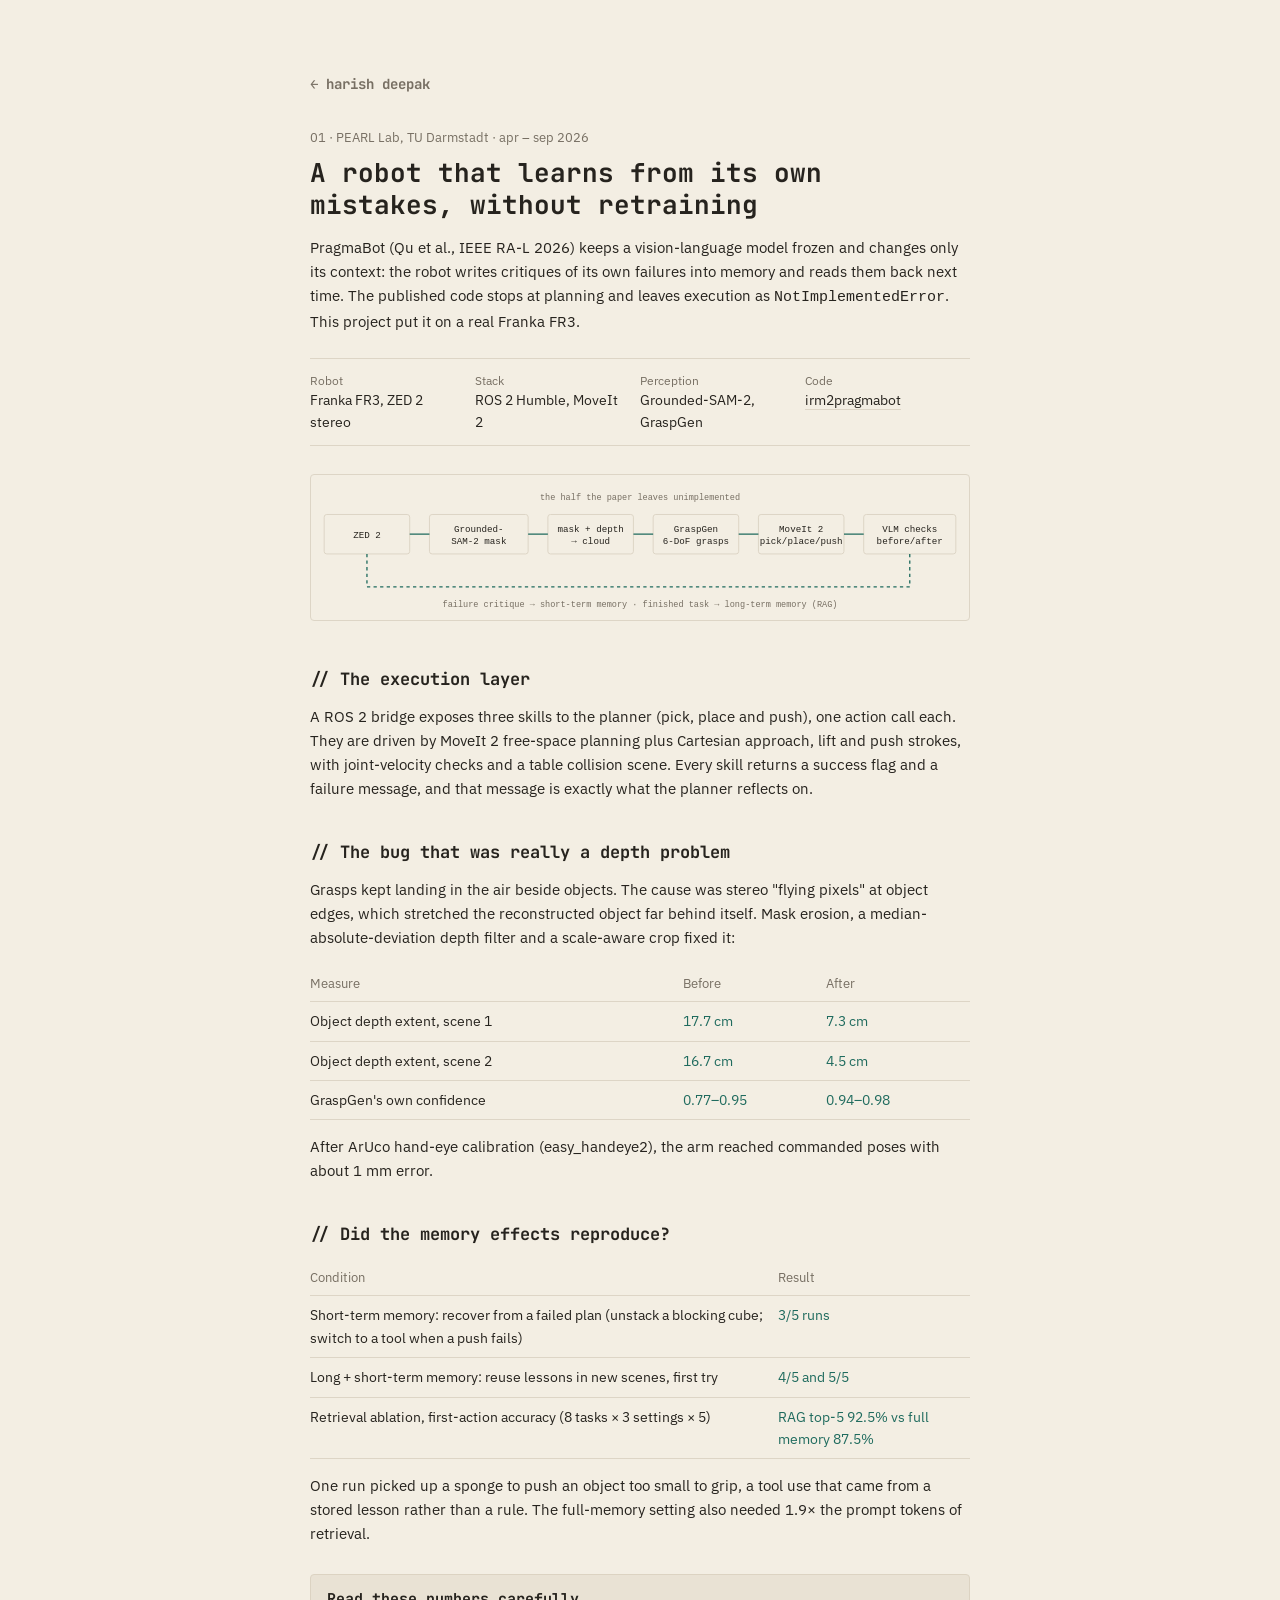
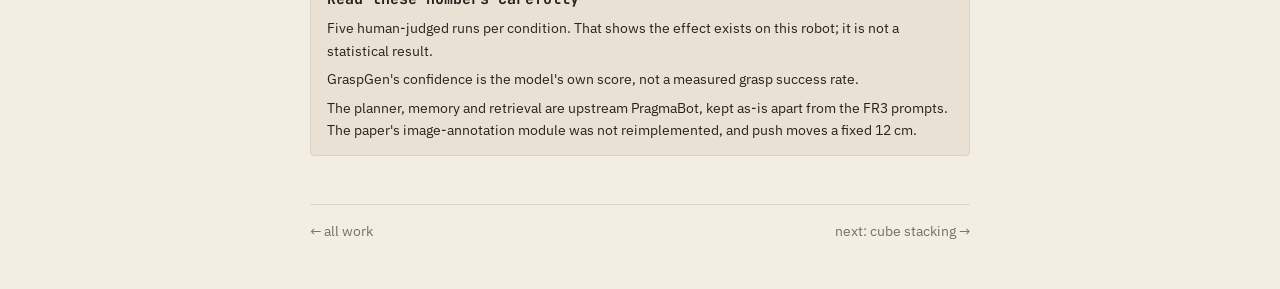
<file: projects/pragmabot-fr3.html>
<!doctype html>
<html lang="en">
<head>
<meta charset="utf-8">
<meta name="viewport" content="width=device-width, initial-scale=1">
<title>PragmaBot on a Franka FR3 — Harish Deepak</title>
<meta name="description" content="PragmaBot (IEEE RA-L 2026) reproduced on a real Franka FR3: perception, grasp synthesis and a ROS 2 execution layer for a VLM planner with memory.">
<link rel="preconnect" href="https://fonts.googleapis.com">
<link rel="preconnect" href="https://fonts.gstatic.com" crossorigin>
<link href="https://fonts.googleapis.com/css2?family=IBM+Plex+Sans:ital,wght@0,400;0,600;1,400&family=JetBrains+Mono:wght@500;700&display=swap" rel="stylesheet">
<link rel="stylesheet" href="../style.css">
</head>
<body>
<main class="page">
  <a class="back" href="../">← harish deepak</a>

  <div class="narrow">
    <div class="case-head">
      <div class="kicker">01 · PEARL Lab, TU Darmstadt · apr – sep 2026</div>
      <h1>A robot that learns from its own mistakes, without retraining</h1>
      <p class="lede">PragmaBot (Qu et al., IEEE RA-L 2026) keeps a vision-language model frozen and changes only its context:
        the robot writes critiques of its own failures into memory and reads them back next time. The published code stops
        at planning and leaves execution as <code>NotImplementedError</code>. This project put it on a real Franka FR3.</p>
      <dl class="facts">
        <div><dt>Robot</dt><dd>Franka FR3, ZED 2 stereo</dd></div>
        <div><dt>Stack</dt><dd>ROS 2 Humble, MoveIt 2</dd></div>
        <div><dt>Perception</dt><dd>Grounded-SAM-2, GraspGen</dd></div>
        <div><dt>Code</dt><dd><a href="https://github.com/HarishDeepak/irm2pragmabot">irm2pragmabot</a></dd></div>
      </dl>
    </div>
  </div>

  <figure class="shot">
    <svg viewBox="0 0 1000 220" role="img" aria-label="Pipeline: camera to segmentation to point cloud to grasps to MoveIt 2 to success check to memory" style="width:100%;height:auto;border:1px solid var(--rule);border-radius:4px;background:var(--card)">
      <g font-family="IBM Plex Mono, monospace" font-size="14" fill="currentColor" text-anchor="middle">
        <g stroke="var(--rule)" stroke-width="1.5" fill="none">
          <rect x="20" y="60" width="130" height="60" rx="4"/><rect x="180" y="60" width="150" height="60" rx="4"/>
          <rect x="360" y="60" width="130" height="60" rx="4"/><rect x="520" y="60" width="130" height="60" rx="4"/>
          <rect x="680" y="60" width="130" height="60" rx="4"/><rect x="840" y="60" width="140" height="60" rx="4"/>
        </g>
        <g stroke="var(--signal)" stroke-width="2"><path d="M150 90h30M330 90h30M490 90h30M650 90h30M810 90h30"/>
          <path d="M910 120 v50 H85 v-50" fill="none" stroke-dasharray="5 5"/></g>
        <text x="85" y="95">ZED 2</text>
        <text x="255" y="87">Grounded-</text><text x="255" y="105">SAM-2 mask</text>
        <text x="425" y="87">mask + depth</text><text x="425" y="105">→ cloud</text>
        <text x="585" y="87">GraspGen</text><text x="585" y="105">6-DoF grasps</text>
        <text x="745" y="87">MoveIt 2</text><text x="745" y="105">pick/place/push</text>
        <text x="910" y="87">VLM checks</text><text x="910" y="105">before/after</text>
        <text x="500" y="200" fill="var(--muted)" font-size="13">failure critique → short-term memory · finished task → long-term memory (RAG)</text>
        <text x="500" y="38" fill="var(--muted)" font-size="13">the half the paper leaves unimplemented</text>
      </g>
    </svg>
  </figure>

  <div class="narrow prose">
    <h2>The execution layer</h2>
    <p>A ROS&nbsp;2 bridge exposes three skills to the planner (pick, place and push), one action call each. They are driven by
      MoveIt&nbsp;2 free-space planning plus Cartesian approach, lift and push strokes, with joint-velocity checks and a table
      collision scene. Every skill returns a success flag and a failure message, and that message is exactly what the planner
      reflects on.</p>

    <h2>The bug that was really a depth problem</h2>
    <p>Grasps kept landing in the air beside objects. The cause was stereo "flying pixels" at object edges, which stretched the
      reconstructed object far behind itself. Mask erosion, a median-absolute-deviation depth filter and a scale-aware crop
      fixed it:</p>
    <table class="numbers">
      <tr><th>Measure</th><th>Before</th><th>After</th></tr>
      <tr><td>Object depth extent, scene 1</td><td class="v">17.7 cm</td><td class="v">7.3 cm</td></tr>
      <tr><td>Object depth extent, scene 2</td><td class="v">16.7 cm</td><td class="v">4.5 cm</td></tr>
      <tr><td>GraspGen's own confidence</td><td class="v">0.77–0.95</td><td class="v">0.94–0.98</td></tr>
    </table>
    <p>After ArUco hand-eye calibration (easy_handeye2), the arm reached commanded poses with about 1&nbsp;mm error.</p>

    <h2>Did the memory effects reproduce?</h2>
    <table class="numbers">
      <tr><th>Condition</th><th>Result</th></tr>
      <tr><td>Short-term memory: recover from a failed plan (unstack a blocking cube; switch to a tool when a push fails)</td><td class="v">3/5 runs</td></tr>
      <tr><td>Long + short-term memory: reuse lessons in new scenes, first try</td><td class="v">4/5 and 5/5</td></tr>
      <tr><td>Retrieval ablation, first-action accuracy (8 tasks × 3 settings × 5)</td><td class="v">RAG top-5 92.5% vs full memory 87.5%</td></tr>
    </table>
    <p>One run picked up a sponge to push an object too small to grip, a tool use that came from a stored lesson rather than
      a rule. The full-memory setting also needed 1.9× the prompt tokens of retrieval.</p>

    <div class="honest">
      <h3>Read these numbers carefully</h3>
      <p>Five human-judged runs per condition. That shows the effect exists on this robot; it is not a statistical result.</p>
      <p>GraspGen's confidence is the model's own score, not a measured grasp success rate.</p>
      <p>The planner, memory and retrieval are upstream PragmaBot, kept as-is apart from the FR3 prompts. The paper's
        image-annotation module was not reimplemented, and push moves a fixed 12&nbsp;cm.</p>
    </div>
  </div>

  <div class="next"><a href="../">← all work</a><a href="cube-stacking.html">next: cube stacking →</a></div>
</main>
</body>
</html>
</file>
<file: style.css>
:root {
  --bg: #f3eee3;
  --ink: #26231e;
  --muted: #776f63;
  --rule: #ddd5c6;
  --chip: #e9e2d4;
  --chip-line: #dcd3c2;
  --accent: #1f6b5e;
  --signal: var(--accent);
  --pixel: "JetBrains Mono", ui-monospace, monospace;
  --sans: "IBM Plex Sans", system-ui, sans-serif;
}
@media (prefers-color-scheme: dark) {
  :root {
    --bg: #1a1916;
    --ink: #e9e4d8;
    --muted: #9b9384;
    --rule: #34312b;
    --chip: #25231f;
    --chip-line: #36332c;
    --accent: #6cc4b2;
  }
}
* { box-sizing: border-box; }
html { -webkit-text-size-adjust: 100%; }
body { margin: 0; background: var(--bg); color: var(--ink); font: 15px/1.6 var(--sans); }
a { color: inherit; text-decoration: none; }
a:hover { color: var(--accent); }
img, video { max-width: 100%; display: block; }

.page { max-width: 700px; margin: 0 auto; padding: 72px 20px 48px; }

/* header */
.name { font: 700 22px/1.2 var(--pixel);  margin: 0; }
.role { color: var(--muted); margin: 2px 0 24px; }
.intro p { margin: 0 0 6px; }

/* sections */
h2.sec { font: 700 18px/1 var(--pixel);  margin: 56px 0 18px; display: flex; justify-content: space-between; align-items: baseline; }
h2.sec small { font: 13px var(--sans); color: var(--muted); letter-spacing: 0; }
.lead { color: var(--muted); margin: -6px 0 14px; }

/* timeline */
.timeline { list-style: none; margin: 0; padding: 0; }
.timeline li { position: relative; padding: 0 0 22px 24px; border-left: 1px solid var(--rule); margin-left: 5px; }
.timeline li:last-child { padding-bottom: 4px; }
.timeline li::before { content: ""; position: absolute; left: -6px; top: 6px; width: 9px; height: 9px; border-radius: 50%; border: 1px solid var(--muted); background: var(--bg); }
.timeline li.now::before { background: var(--ink); border-color: var(--ink); }
.row { display: flex; justify-content: space-between; gap: 16px; }
.row .when { color: var(--muted); font-size: 13px; white-space: nowrap; font-variant-numeric: tabular-nums; }
.timeline b { font-weight: 600; }
.timeline i { display: block; color: var(--muted); }
.timeline .note { color: var(--muted); font-size: 13px; }

/* > rows */
.items { list-style: none; margin: 0; padding: 0; }
.items > li { margin-bottom: 14px; }
.items .t { font-weight: 600; }
.items .t::before { content: "› "; color: var(--muted); font-weight: 400; }
.items .d { color: var(--muted); font-size: 13.5px; }

/* project cards */
.cards { display: grid; grid-template-columns: 1fr 1fr; gap: 28px 20px; }
.card { display: block; }
.thumb { aspect-ratio: 16/10; overflow: hidden; border-radius: 6px; border: 1px solid var(--rule); background: var(--chip); margin-bottom: 10px; color: var(--ink); }
.thumb img { width: 100%; height: 100%; object-fit: cover; transition: transform .3s; }
.thumb img.contain { object-fit: contain; }
.thumb.light { background: #fff; }
.thumb svg { width: 100%; height: 100%; }
.card:hover .thumb img { transform: scale(1.02); }
.ct { font-weight: 600; }
.card:hover .ct { color: var(--accent); }
.card p { margin: 2px 0 0; color: var(--muted); font-size: 13.5px; }
.card p.res { color: var(--ink); }
.res b { color: var(--accent); font-weight: 600; font-variant-numeric: tabular-nums; }
.intro a.u, a.u { border-bottom: 1px solid var(--rule); }
a.t:hover { color: var(--accent); }

/* chips */
.chips { display: flex; flex-wrap: wrap; gap: 8px; }
.chips span, .chips a { background: var(--chip); border: 1px solid var(--chip-line); border-radius: 4px; padding: 4px 10px; font-size: 13px; }
.chips a:hover { border-color: var(--accent); }

footer { margin-top: 64px; padding-top: 16px; border-top: 1px solid var(--rule); color: var(--muted); font-size: 13px; }

/* case-study pages */
.back { font: 700 14px var(--pixel);  color: var(--muted); }
.case-head { margin: 32px 0 8px; }
.case-head .kicker { color: var(--muted); font-size: 13px; }
.case-head h1 { font: 700 26px/1.25 var(--pixel);  margin: 8px 0 14px; }
.case-head .lede { margin: 0; }
.facts { display: grid; grid-template-columns: repeat(auto-fit, minmax(130px, 1fr)); margin: 24px 0 0; padding: 12px 0; border-top: 1px solid var(--rule); border-bottom: 1px solid var(--rule); }
.facts div { padding-right: 12px; font-size: 13.5px; }
.facts dt { color: var(--muted); font-size: 12px; }
.facts dd { margin: 0; }
.facts a, .prose a { border-bottom: 1px solid var(--rule); }
.prose h2 { font: 700 17px/1.3 var(--pixel);  margin: 40px 0 10px; }
.prose h2::before { content: "// "; }
.prose code { font: 13px ui-monospace, monospace; background: var(--chip); padding: 1px 5px; border-radius: 3px; }
.prose ul { padding-left: 18px; }
.shot { margin: 28px 0; }
.shot img, .shot svg { border: 1px solid var(--rule); border-radius: 4px; background: var(--chip); }
.shot figcaption { color: var(--muted); font-size: 13px; margin-top: 8px; }
.pair { display: grid; grid-template-columns: 1fr 1fr; gap: 12px; }
.numbers { width: 100%; border-collapse: collapse; margin: 14px 0; font-size: 14px; }
.numbers th, .numbers td { text-align: left; padding: 8px 10px 8px 0; border-bottom: 1px solid var(--rule); vertical-align: top; }
.numbers th { color: var(--muted); font-weight: 400; font-size: 12.5px; }
.numbers td.v { color: var(--accent); font-variant-numeric: tabular-nums; }
.honest { border: 1px solid var(--chip-line); background: var(--chip); border-radius: 4px; padding: 14px 16px; margin: 28px 0; }
.honest h3 { font: 700 15px var(--pixel);  margin: 0 0 8px; }
.honest p { margin: 0 0 6px; font-size: 14px; }
.honest p:last-child { margin: 0; }
.next { display: flex; justify-content: space-between; gap: 12px; margin-top: 48px; padding-top: 16px; border-top: 1px solid var(--rule); font-size: 13.5px; color: var(--muted); }

@media (max-width: 520px) {
  .page { padding: 48px 16px 40px; }
  .row { flex-direction: column; gap: 0; }
  .pair, .cards { grid-template-columns: 1fr; }
}
@media (prefers-reduced-motion: reduce) { * { transition: none !important; } }
</file>
